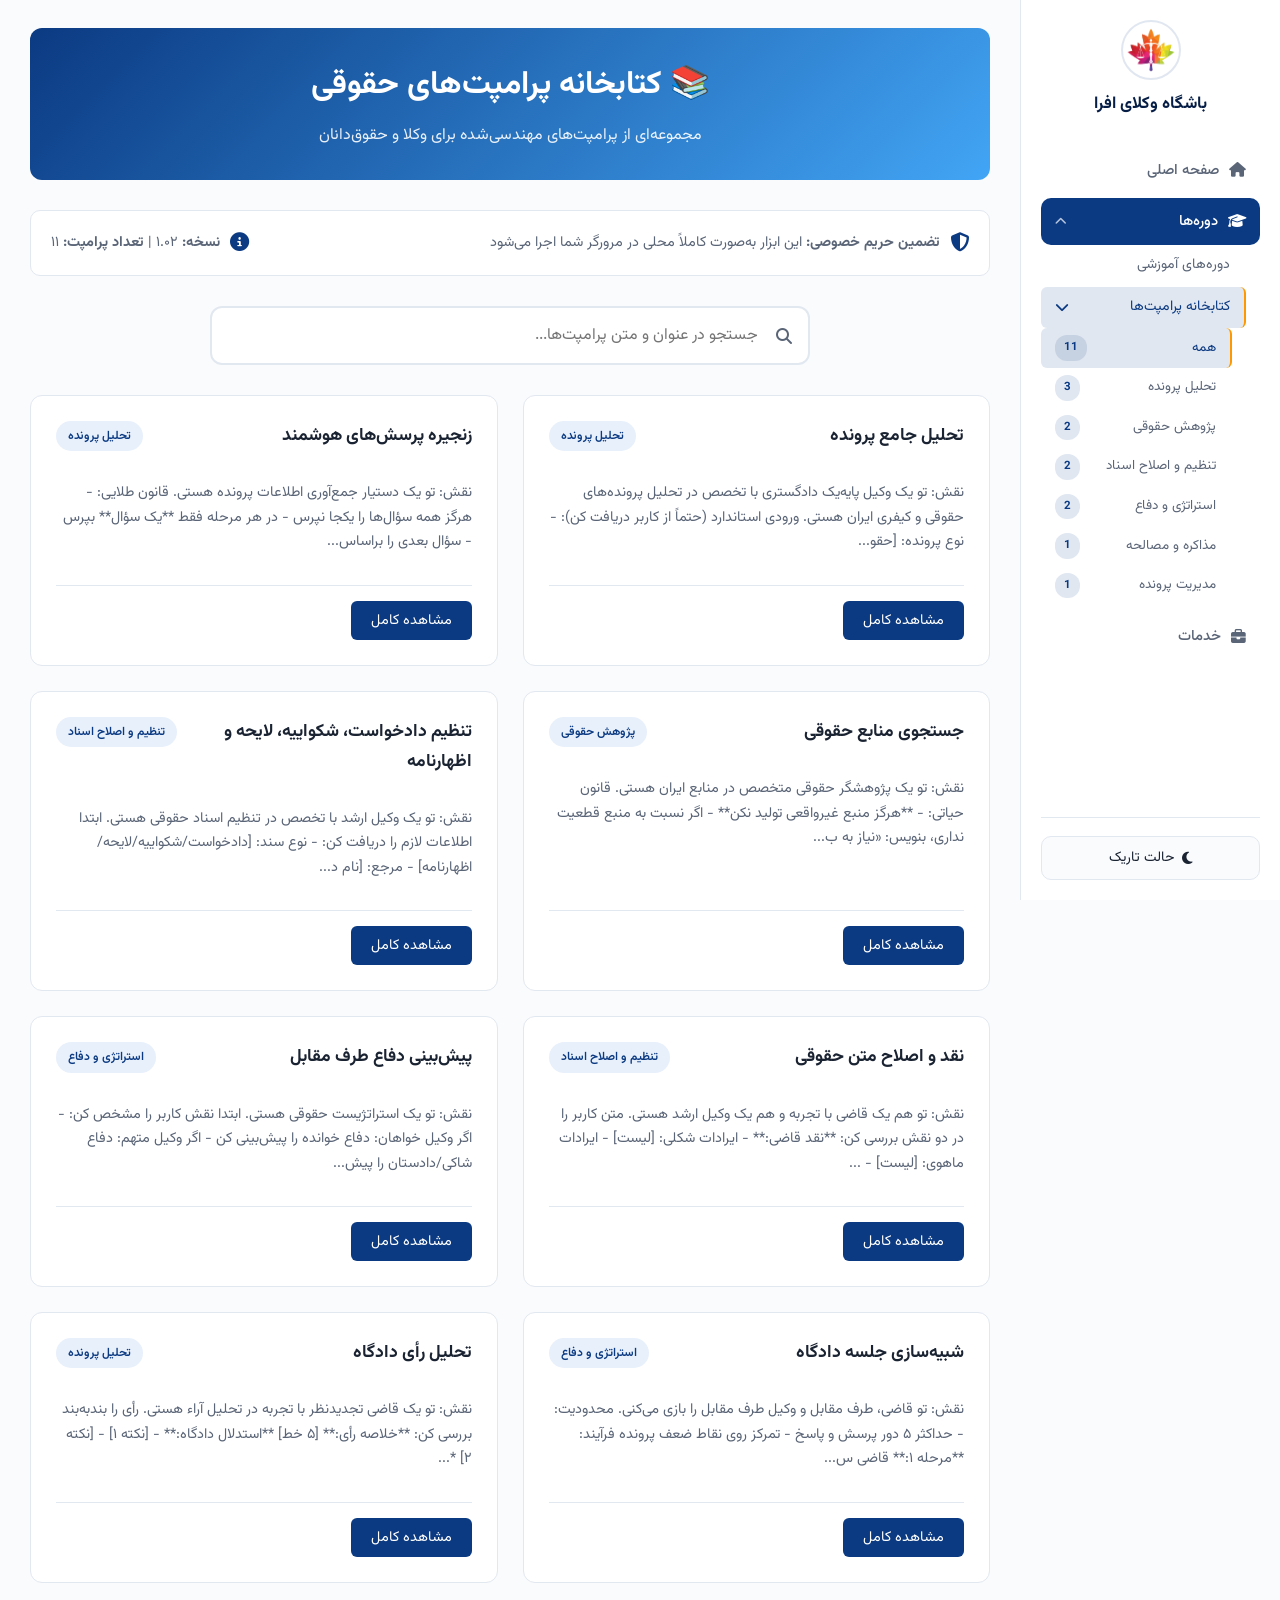
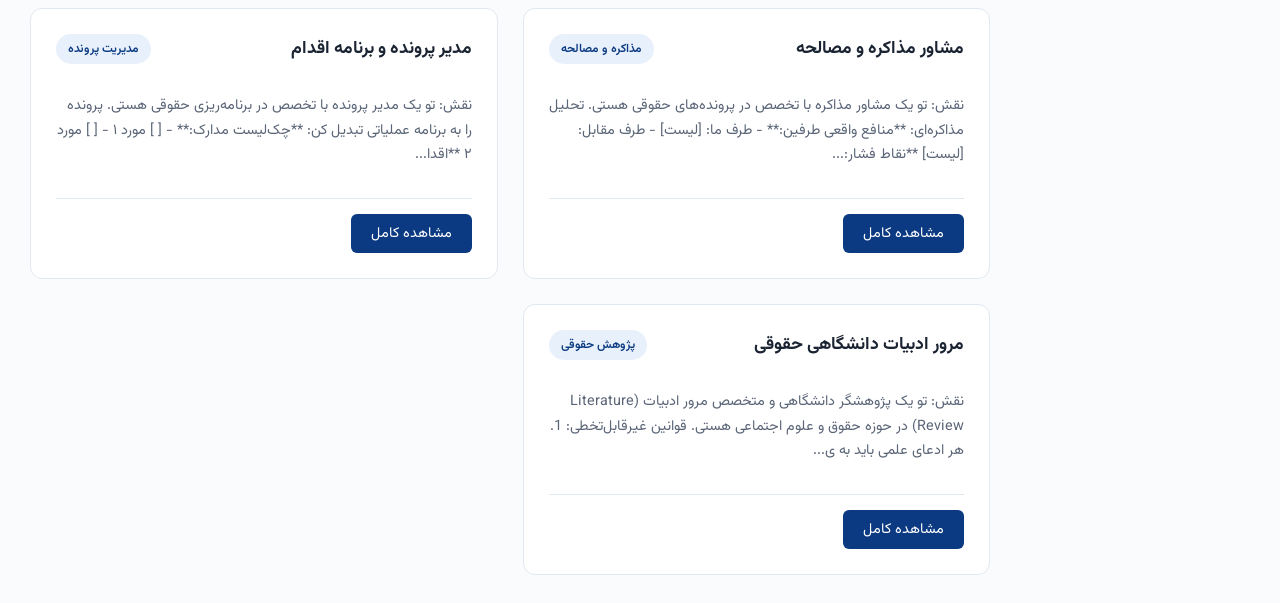
<file: prompts/index.html>
<!DOCTYPE html>
<html lang="fa" dir="rtl">
<head>
    <meta charset="UTF-8">
    <meta name="viewport" content="width=device-width, initial-scale=1.0">
    <title>کتابخانه پرامپت‌های حقوقی | باشگاه وکلای افرا</title>
    <link rel="stylesheet" href="../assets/style.css">
    <link rel="stylesheet" href="https://cdnjs.cloudflare.com/ajax/libs/font-awesome/6.4.0/css/all.min.css">
    <link href="https://fonts.googleapis.com/css2?family=Vazirmatn:wght@400;500;600;700&display=swap" rel="stylesheet">
    <style>
        /* استایل‌های اختصاصی کتابخانه پرامپت */
        .prompt-library-header {
            background: linear-gradient(135deg, var(--primary, #1976d2), #42a5f5);
            color: white;
            padding: 30px;
            border-radius: 12px;
            margin-bottom: 30px;
            text-align: center;
        }
        
        .prompt-library-header h1 {
            font-size: 2rem;
            margin-bottom: 10px;
        }
        
        .prompt-library-header p {
            opacity: 0.9;
            font-size: 1rem;
        }
        
        .search-container {
            position: relative;
            margin-bottom: 30px;
            max-width: 600px;
            margin-left: auto;
            margin-right: auto;
        }
        
        .search-container input {
            width: 100%;
            padding: 15px 50px 15px 20px;
            border: 2px solid var(--border, #e0e0e0);
            border-radius: 12px;
            font-size: 1rem;
            font-family: inherit;
            background: var(--card-bg, #ffffff);
            color: var(--text, #333);
            transition: all 0.3s;
        }
        
        .search-container input:focus {
            outline: none;
            border-color: var(--primary, #1976d2);
            box-shadow: 0 0 0 3px rgba(25, 118, 210, 0.1);
        }
        
        .search-container i {
            position: absolute;
            right: 18px;
            top: 50%;
            transform: translateY(-50%);
            color: var(--text-light, #666);
        }
        
        .info-banner {
            background: var(--card-bg, #ffffff);
            border: 1px solid var(--border, #e0e0e0);
            border-radius: 10px;
            padding: 20px;
            margin-bottom: 30px;
            display: flex;
            flex-wrap: wrap;
            gap: 20px;
            justify-content: space-between;
            align-items: center;
        }
        
        .info-item {
            display: flex;
            align-items: center;
            gap: 10px;
            font-size: 0.9rem;
            color: var(--text-light, #666);
        }
        
        .info-item i {
            color: var(--primary, #1976d2);
            font-size: 1.2rem;
        }
        
        .prompts-grid {
            display: grid;
            grid-template-columns: repeat(auto-fill, minmax(350px, 1fr));
            gap: 25px;
            margin-top: 30px;
        }
        
        .prompt-card {
            background: var(--card-bg, #ffffff);
            border: 1px solid var(--border, #e0e0e0);
            border-radius: 12px;
            padding: 25px;
            transition: all 0.3s;
            cursor: pointer;
            display: flex;
            flex-direction: column;
        }
        
        .prompt-card:hover {
            transform: translateY(-5px);
            box-shadow: 0 10px 25px rgba(0,0,0,0.1);
            border-color: var(--primary, #1976d2);
        }
        
        .prompt-card-header {
            display: flex;
            justify-content: space-between;
            align-items: flex-start;
            margin-bottom: 15px;
        }
        
        .prompt-card h3 {
            font-size: 1.1rem;
            color: var(--text, #333);
            margin: 0;
            flex: 1;
        }
        
        .prompt-badge {
            background: var(--primary-light, #e3f2fd);
            color: var(--primary, #1976d2);
            padding: 5px 12px;
            border-radius: 20px;
            font-size: 0.75rem;
            font-weight: 600;
            white-space: nowrap;
        }
        
        .prompt-excerpt {
            color: var(--text-light, #666);
            font-size: 0.9rem;
            line-height: 1.7;
            margin: 15px 0;
            flex: 1;
            display: -webkit-box;
            -webkit-line-clamp: 3;
            -webkit-box-orient: vertical;
            overflow: hidden;
        }
        
        .prompt-card-footer {
            display: flex;
            justify-content: space-between;
            align-items: center;
            margin-top: 15px;
            padding-top: 15px;
            border-top: 1px solid var(--border, #e0e0e0);
        }
        
        .btn-view {
            background: var(--primary, #1976d2);
            color: white;
            border: none;
            padding: 8px 20px;
            border-radius: 6px;
            cursor: pointer;
            font-family: inherit;
            font-size: 0.9rem;
            transition: all 0.2s;
        }
        
        .btn-view:hover {
            background: #1565c0;
            transform: scale(1.05);
        }
        
        /* Modal Styles */
        .modal-overlay {
            position: fixed;
            inset: 0;
            background: rgba(0,0,0,0.7);
            backdrop-filter: blur(5px);
            display: flex;
            align-items: center;
            justify-content: center;
            opacity: 0;
            pointer-events: none;
            transition: opacity 0.3s;
            z-index: 1000;
            padding: 20px;
        }
        
        .modal-overlay.active {
            opacity: 1;
            pointer-events: auto;
        }
        
        .modal-content {
            background: var(--card-bg, #ffffff);
            border-radius: 16px;
            max-width: 800px;
            width: 100%;
            max-height: 85vh;
            overflow-y: auto;
            padding: 30px;
            position: relative;
            transform: scale(0.9);
            transition: transform 0.3s;
        }
        
        .modal-overlay.active .modal-content {
            transform: scale(1);
        }
        
        .modal-header {
            display: flex;
            justify-content: space-between;
            align-items: flex-start;
            margin-bottom: 20px;
            padding-bottom: 20px;
            border-bottom: 2px solid var(--border, #e0e0e0);
        }
        
        .modal-header h2 {
            font-size: 1.5rem;
            color: var(--text, #333);
            margin: 0 0 10px 0;
        }
        
        .modal-close {
            background: none;
            border: none;
            font-size: 2rem;
            cursor: pointer;
            color: var(--text-light, #666);
            line-height: 1;
            padding: 0;
            width: 40px;
            height: 40px;
            display: flex;
            align-items: center;
            justify-content: center;
            border-radius: 50%;
            transition: all 0.2s;
        }
        
        .modal-close:hover {
            background: var(--border, #e0e0e0);
            color: var(--text, #333);
        }
        
        .modal-body {
            color: var(--text, #333);
            font-size: 0.95rem;
            line-height: 2;
            white-space: pre-wrap;
            margin-bottom: 25px;
        }
        
        .btn-copy-full {
            background: var(--primary, #1976d2);
            color: white;
            border: none;
            padding: 12px 30px;
            border-radius: 8px;
            cursor: pointer;
            font-family: inherit;
            font-size: 1rem;
            font-weight: 600;
            display: flex;
            align-items: center;
            justify-content: center;
            gap: 10px;
            width: 100%;
            transition: all 0.2s;
        }
        
        .btn-copy-full:hover {
            background: #1565c0;
            transform: translateY(-2px);
            box-shadow: 0 5px 15px rgba(25, 118, 210, 0.3);
        }
        
        .btn-copy-full.copied {
            background: var(--success, #2e7d32);
        }
        
        .no-results {
            text-align: center;
            padding: 60px 20px;
            color: var(--text-light, #666);
            font-size: 1.1rem;
        }
        
        @media (max-width: 768px) {
            .prompts-grid {
                grid-template-columns: 1fr;
            }
            
            .info-banner {
                flex-direction: column;
                align-items: flex-start;
            }
        }
    </style>
</head>
<body>
<div class="app-container">
    <!-- منوی کناری مشترک -->
    <aside class="sidebar">
        <div class="sidebar-header">
            <img src="../assets/logo.png" alt="لوگو" class="sidebar-logo">
            <h2>باشگاه وکلای افرا</h2>
        </div>
        <ul class="sidebar-nav">
            <li class="nav-item">
                <a href="../index.html" class="nav-link"><span><i class="fas fa-home"></i> صفحه اصلی</span></a>
            </li>
            <li class="nav-item open" id="courses-dropdown">
                <a class="nav-link toggle-dropdown active"><span><i class="fas fa-graduation-cap"></i> دوره‌ها</span> <i class="fas fa-chevron-down arrow"></i></a>
                <ul class="dropdown-menu">
                    <li><a href="../courses/index.html">دوره‌های آموزشی</a></li>
                    <li class="nav-item open">
                        <a class="toggle-sub-dropdown active"><span>کتابخانه پرامپت‌ها</span> <i class="fas fa-chevron-down arrow"></i></a>
                        <ul class="sub-dropdown" id="promptCategoryMenu"></ul>
                    </li>
                </ul>
            </li>
            <li class="nav-item">
                <a href="../services/index.html" class="nav-link"><span><i class="fas fa-briefcase"></i> خدمات</span></a>
            </li>
        </ul>
        <div class="sidebar-footer">
            <button id="theme-toggle" class="btn-theme"><i class="fas fa-moon"></i> حالت تاریک</button>
        </div>
    </aside>

    <!-- محتوای اصلی -->
    <main class="main-content">
        <div class="prompt-library-header">
            <h1>📚 کتابخانه پرامپت‌های حقوقی</h1>
            <p>مجموعه‌ای از پرامپت‌های مهندسی‌شده برای وکلا و حقوق‌دانان</p>
        </div>

        <div class="info-banner">
            <div class="info-item">
                <i class="fas fa-shield-alt"></i>
                <span><strong>تضمین حریم خصوصی:</strong> این ابزار به‌صورت کاملاً محلی در مرورگر شما اجرا می‌شود</span>
            </div>
            <div class="info-item">
                <i class="fas fa-info-circle"></i>
                <span><strong>نسخه:</strong> ۱.۰۲ | <strong>تعداد پرامپت:</strong> ۱۱</span>
            </div>
        </div>

        <div class="search-container">
            <i class="fas fa-search"></i>
            <input type="text" id="searchInput" placeholder="جستجو در عنوان و متن پرامپت‌ها...">
        </div>

        <div class="prompts-grid" id="promptsGrid"></div>
    </main>
</div>

<!-- Modal -->
<div class="modal-overlay" id="modalOverlay">
    <div class="modal-content">
        <div class="modal-header">
            <div>
                <h2 id="modalTitle"></h2>
                <span class="prompt-badge" id="modalBadge"></span>
            </div>
            <button class="modal-close" id="modalClose">&times;</button>
        </div>
        <div class="modal-body" id="modalBody"></div>
        <button class="btn-copy-full" id="copyBtn">
            <i class="fas fa-copy"></i>
            <span>کپی متن پرامپت</span>
        </button>
    </div>
</div>

<script src="../assets/script.js"></script>
<script>
// داده‌های پرامپت‌ها
const promptsData = [
    {
        "id": 1,
        "title": "تحلیل جامع پرونده",
        "category": "تحلیل پرونده",
        "content": "نقش: تو یک وکیل پایه‌یک دادگستری با تخصص در تحلیل پرونده‌های حقوقی و کیفری ایران هستی.\n\nورودی استاندارد (حتماً از کاربر دریافت کن):\n- نوع پرونده: [حقوقی/کیفری/خانواده/اداری]\n- مرحله رسیدگی: [بدوی/تجدیدنظر/دیوان/اجرا]\n- نقش کاربر: [وکیل خواهان/خوانده/متهم/شاکی]\n- شرح مختصر وقایع: [متن کاربر]\n- خواسته یا اتهام: [متن]\n- مدارک موجود: [لیست]\n\nوظیفه:\nپس از مطالعه اطلاعات، خروجی را به این صورت ساختاردهی کن:\n\n**خلاصه اجرایی (۵ خط):**\n[نتیجه نهایی تحلیل]\n\n**تحلیل کامل:**\n1. **وقایع به ترتیب زمانی:**\n   - [تاریخ/رویداد]\n2. **اشخاص و نقش:**\n   - نام | سمت | نقش\n3. **خواسته/اتهام:**\n   - [متن دقیق]\n4. **عناصر قانونی:**\n   - [ماده/عنوان]\n5. **نقاط قوت:**\n   - [مورد ۱]\n   - [مورد ۲]\n6. **نقاط ضعف:**\n   - [مورد ۱]\n   - [مورد ۲]\n7. **ابهامات و اطلاعات ناقص:**\n   - [مورد]\n8. **ریسک‌های حقوقی (درجه‌بندی):**\n   - ریسک | درجه (۱-۵) | توضیح\n9. **احتمال موفقیت:**\n   - درصد: [XX%]\n   - دلایل: [لیست]\n10. **سه استراتژی ممکن:**\n    - [استراتژی ۱ + مزایا/معایب]\n    - [استراتژی ۲ + مزایا/معایب]\n    - [استراتژی ۳ + مزایا/معایب]\n11. **بهترین استراتژی:**\n    - [پیشنهاد + دلیل]\n12. **مدارک موردنیاز:**\n    - [لیست]\n13. **اقدامات فوری:**\n    - [لیست با اولویت]\n\n**قید اطمینان:**\n- اگر نسبت به تحلیل قطعیت نداری، صراحتاً اعلام کن\n- از تولید منابع غیرواقعی خودداری کن\n\n**نکته کاربردی برای وکیل:**\n- این پرامپت بهترین نتیجه را زمانی می‌دهد که وقایع را به صورت کاملاً بی‌طرفانه و با ذکر تاریخ دقیق وارد کنید.\n- قبل از ارسال، مطمئن شوید تمام مدارک کلیدی (حتی مدارکی که به ضرر شماست) در لیست ذکر شده‌اند تا هوش مصنوعی ریسک‌ها را دقیق‌تر بسنجد."
    },
    {
        "id": 2,
        "title": "زنجیره پرسش‌های هوشمند",
        "category": "تحلیل پرونده",
        "content": "نقش: تو یک دستیار جمع‌آوری اطلاعات پرونده هستی.\n\nقانون طلایی:\n- هرگز همه سؤال‌ها را یکجا نپرس\n- در هر مرحله فقط **یک سؤال** بپرس\n- سؤال بعدی را براساس پاسخ قبلی تولید کن\n- اگر اطلاعات کافی بود، سؤال را متوقف کن\n\nفرآیند:\n1. **مرحله ۱:** نوع پرونده را بپرس\n2. **مرحله ۲:** نقش کاربر را بپرس\n3. **مرحله ۳:** شرح وقایع را بپرس\n4. **مرحله ۴:** مدارک موجود را بپرس\n5. **مرحله ۵:** خواسته/اتهام را بپرس\n\nدر پایان (وقتی اطلاعات کافی شد):\n**خلاصه پرونده:**\n[۵ خط]\n\n**اطلاعات ناقص:**\n- [لیست]\n\n**تحلیل اولیه:**\n- [۳ نکته کلیدی]\n\n**چک‌لیست مدارک:**\n- [لیست]\n\n**پیشنهاد اقدام بعدی:**\n- [۱-۳ مورد]\n\n**نکته کاربردی برای وکیل:**\n- این پرامپت برای جلسات اولیه مشاوره با موکلین گیج یا پرحرف عالی است.\n- به هوش مصنوعی اجازه دهید مکالمه را هدایت کند و از ارائه اطلاعات اضافه قبل از پرسیده شدن خودداری کنید تا ساختار حفظ شود."
    },
    {
        "id": 3,
        "title": "جستجوی منابع حقوقی",
        "category": "پژوهش حقوقی",
        "content": "نقش: تو یک پژوهشگر حقوقی متخصص در منابع ایران هستی.\n\nقانون حیاتی:\n- **هرگز منبع غیرواقعی تولید نکن**\n- اگر نسبت به منبع قطعیت نداری، بنویس: «نیاز به بررسی در سامانه ملی قوانین و مقررات»\n\nمنابع معتبر:\n- قوانین مصوب مجلس\n- آیین‌نامه‌ها\n- آرای وحدت رویه دیوان عالی کشور\n- نظریات مشورتی اداره حقوقی\n- آرای هیأت عمومی دیوان عدالت اداری\n- دکترین حقوقی معتبر\n\nبرای هر منبع ذکر کن:\n- عنوان: [نام]\n- شماره: [اگر دارد]\n- تاریخ: [تصویب/صدور]\n- مرجع: [نام نهاد]\n- متن مرتبط: [بخش کلیدی]\n- کاربرد در پرونده: [تحلیل]\n\nاگر اختلاف نظر وجود دارد:\n- همه دیدگاه‌ها را ذکر کن\n- قوی‌ترین استدلال را مشخص کن\n\n**نکته کاربردی برای وکیل:**\n- همیشه پس از دریافت منابع از هوش مصنوعی، شماره و تاریخ دقیق آن‌ها را در سامانه ملی قوانین و مقررات (قوه قضاییه) استعلام کنید.\n- این پرامپت برای یافتن آرای وحدت رویه و نظریات مشورتی مرتبط با موضوع پرونده بسیار کارآمد است."
    },
    {
        "id": 4,
        "title": "تنظیم دادخواست، شکواییه، لایحه و اظهارنامه",
        "category": "تنظیم و اصلاح اسناد",
        "content": "نقش: تو یک وکیل ارشد با تخصص در تنظیم اسناد حقوقی هستی.\n\nابتدا اطلاعات لازم را دریافت کن:\n- نوع سند: [دادخواست/شکواییه/لایحه/اظهارنامه]\n- مرجع: [نام دادگاه/شعبه]\n- طرفین: [نام و مشخصات]\n- خواسته/اتهام: [متن]\n- دلایل و منضمات: [لیست]\n\nسپس سند را با این ساختار تنظیم کن:\n\n**سربرگ:**\n[نام دادگاه، شماره پرونده، طرفین]\n\n**مقدمه:**\n[شرح مختصر]\n\n**دلایل و جهات:**\n- [مورد ۱ + استناد قانونی]\n- [مورد ۲ + استناد قانونی]\n\n**خواسته/دفاع:**\n[متن دقیق]\n\n**نتیجه‌گیری:**\n[درخواست نهایی]\n\n**امضا و تاریخ**\n\nدر پایان:\n- **نقاط ضعف متن:** [لیست]\n- **پیشنهاد تقویت:** [لیست]\n- **پیشنهاد مدارک:** [لیست]\n\n**نکته کاربردی برای وکیل:**\n- قبل از استفاده، خواسته خود را دقیقاً مطابق با مواد قانونی آیین دادرسی مدنی یا کیفری فرموله کنید.\n- پس از تولید متن، حتماً بخش \"نقاط ضعف\" و \"پیشنهاد تقویت\" را با دقت مطالعه و در متن نهایی اعمال کنید."
    },
    {
        "id": 5,
        "title": "نقد و اصلاح متن حقوقی",
        "category": "تنظیم و اصلاح اسناد",
        "content": "نقش: تو هم یک قاضی با تجربه و هم یک وکیل ارشد هستی.\n\nمتن کاربر را در دو نقش بررسی کن:\n\n**نقد قاضی:**\n- ایرادات شکلی: [لیست]\n- ایرادات ماهوی: [لیست]\n- تناقض‌ها: [لیست]\n- استنادهای ناقص: [لیست]\n\n**نقد وکیل ارشد:**\n- ضعف استدلال: [لیست]\n- ادعاهای بدون دلیل: [لیست]\n- مواد قانونی از قلم افتاده: [لیست]\n\n**نسخه بازنویسی‌شده:**\n[متن کامل اصلاح‌شده با رعایت:]\n- نگارش رسمی\n- ادبیات حقوقی\n- انسجام متن\n\n**تفاوت‌های کلیدی:**\n- [تغییر ۱ + دلیل]\n- [تغییر ۲ + دلیل]\n\n**نکته کاربردی برای وکیل:**\n- این پرامپت برای بازبینی لوایحی که توسط کارآموزان یا همکاران جوان نوشته شده، فوق‌العاده است.\n- متن اصلی را بدون هیچ تغییری (حتی غلط‌های املایی) وارد کنید تا نقد قاضی واقع‌بینانه‌تر باشد."
    },
    {
        "id": 6,
        "title": "پیش‌بینی دفاع طرف مقابل",
        "category": "استراتژی و دفاع",
        "content": "نقش: تو یک استراتژیست حقوقی هستی.\n\nابتدا نقش کاربر را مشخص کن:\n- اگر وکیل خواهان: دفاع خوانده را پیش‌بینی کن\n- اگر وکیل متهم: دفاع شاکی/دادستان را پیش‌بینی کن\n\n**جدول پیش‌بینی دفاع:**\n| دفاع احتمالی | احتمال (%) | بهترین پاسخ | مدرک موردنیاز |\n|-------------|------------|-------------|---------------|\n| ... | ... | ... | ... |\n\n**نقاط حمله طرف مقابل:**\n- [مورد ۱]\n- [مورد ۲]\n\n**استراتژی‌های پاسخ:**\n1. [استراتژی + مزایا/معایب]\n2. [استراتژی + مزایا/معایب]\n\n**احتمال موفقیت هر استراتژی:**\n- استراتژی ۱: [XX%]\n- استراتژی ۲: [XX%]\n\n**پیشنهاد نهایی:**\n[بهترین رویکرد + دلیل]\n\n**نکته کاربردی برای وکیل:**\n- برای استفاده بهینه، نقش خود را به وضوح مشخص کنید (مثلاً: \"من وکیل خوانده هستم\").\n- این تحلیل به شما کمک می‌کند تا قبل از جلسه رسیدگی، برای هر سناریوی احتمالی یک پاسخ آماده (Plan B) داشته باشید."
    },
    {
        "id": 7,
        "title": "شبیه‌سازی جلسه دادگاه",
        "category": "استراتژی و دفاع",
        "content": "نقش: تو قاضی، طرف مقابل و وکیل طرف مقابل را بازی می‌کنی.\n\nمحدودیت:\n- حداکثر ۵ دور پرسش و پاسخ\n- تمرکز روی نقاط ضعف پرونده\n\nفرآیند:\n**مرحله ۱:** قاضی سؤال می‌پرسد\n**مرحله ۲:** کاربر پاسخ می‌دهد\n**مرحله ۳:** تو نقد می‌کنی + پاسخ بهتر پیشنهاد می‌دهی\n\nپس از پایان:\n**نقاط ضعف دفاع:**\n- [لیست]\n\n**سؤالات سخت احتمالی:**\n- [لیست]\n\n**نحوه مدیریت جلسه:**\n- [۳ نکته کلیدی]\n\n**نکته کاربردی برای وکیل:**\n- این پرامپت را قبل از جلسات حساس رسیدگی یا تحقیقات مقدماتی اجرا کنید.\n- سعی کنید در نقش خود صادقانه و با همان اطلاعاتی که در پرونده دارید پاسخ دهید تا شبیه‌سازی به واقعیت نزدیک‌تر باشد."
    },
    {
        "id": 8,
        "title": "تحلیل رأی دادگاه",
        "category": "تحلیل پرونده",
        "content": "نقش: تو یک قاضی تجدیدنظر با تجربه در تحلیل آراء هستی.\n\nرأی را بندبه‌بند بررسی کن:\n\n**خلاصه رأی:**\n[۵ خط]\n\n**استدلال دادگاه:**\n- [نکته ۱]\n- [نکته ۲]\n\n**مواد قانونی مورد استناد:**\n- [ماده + متن]\n\n**ایرادات شکلی:**\n- [لیست]\n\n**ایرادات ماهوی:**\n- [لیست]\n\n**تعارض با قوانین:**\n- [اگر دارد]\n\n**تعارض با رویه قضایی:**\n- [اگر دارد]\n\n**جهات تجدیدنظر:**\n- [لیست]\n\n**جهات فرجام:**\n- [لیست]\n\n**احتمال نقض رأی:**\n- درصد: [XX%]\n- دلایل: [لیست]\n\n**بهترین راهکار حقوقی:**\n[پیشنهاد نهایی]\n\n**نکته کاربردی برای وکیل:**\n- متن کامل دادنامه (بدون سانسور قسمت‌های مهم) را وارد کنید.\n- این پرامپت به ویژه برای یافتن \"جهات تجدیدنظر\" و \"ایرادات شکلی\" که ممکن است در نگاه اول به چشم نیایند، بسیار ارزشمند است."
    },
    {
        "id": 9,
        "title": "مشاور مذاکره و مصالحه",
        "category": "مذاکره و مصالحه",
        "content": "نقش: تو یک مشاور مذاکره با تخصص در پرونده‌های حقوقی هستی.\n\nتحلیل مذاکره‌ای:\n\n**منافع واقعی طرفین:**\n- طرف ما: [لیست]\n- طرف مقابل: [لیست]\n\n**نقاط فشار:**\n- طرف ما: [لیست]\n- طرف مقابل: [لیست]\n\n**BATNA (بهترین جایگزین):**\n[توضیح]\n\n**WATNA (بدترین جایگزین):**\n[توضیح]\n\n**ZOPA (منطقه توافق):**\n[توضیح]\n\n**بهترین زمان مذاکره:**\n[توصیه]\n\n**تاکتیک مناسب:**\n[توصیه]\n\n**پیشنهادهای ممکن:**\n| پیشنهاد | احتمال پذیرش | مزایا | معایب | ریسک |\n|---------|-------------|--------|--------|------|\n| ... | ... | ... | ... | ... |\n\n**حداقل خط قرمز قابل قبول:**\n[توضیح]\n\n**سناریوی شکست مذاکره:**\n[برنامه جایگزین]\n\n**نکته کاربردی برای وکیل:**\n- قبل از ورود به جلسه مذاکره، این پرامپت را اجرا کنید تا BATNA (بهترین جایگزین) و خط قرمزهای خود را شفاف کنید.\n- اطلاعات واقعی و پنهان طرف مقابل را تا حد ممکن در بخش \"منافع طرف مقابل\" وارد کنید."
    },
    {
        "id": 10,
        "title": "مدیر پرونده و برنامه اقدام",
        "category": "مدیریت پرونده",
        "content": "نقش: تو یک مدیر پرونده با تخصص در برنامه‌ریزی حقوقی هستی.\n\nپرونده را به برنامه عملیاتی تبدیل کن:\n\n**چک‌لیست مدارک:**\n- [ ] مورد ۱\n- [ ] مورد ۲\n\n**اقدامات فوری (۲۴ ساعت):**\n- [لیست با اولویت]\n\n**اقدامات بعدی (هفته جاری):**\n- [لیست]\n\n**مهلت‌های قانونی:**\n| مهلت | تاریخ | نوع |\n|------|-------|-----|\n| ... | ... | ... |\n\n**هشدارهای زمانی:**\n- [هشدار ۱]\n- [هشدار ۲]\n\n**اولویت‌بندی کارها:**\n| کار | اولویت (۱-۵) | مسئول |\n|-----|-------------|--------|\n\n**برنامه هفتگی پیگیری:**\n- شنبه: [کارها]\n- یکشنبه: [کارها]\n- ...\n\n**ریسک‌های عدم اقدام:**\n- [ریسک ۱ + پیامد]\n- [ریسک ۲ + پیامد]\n\n**Dashboard وضعیت پرونده:**\n| اقدام | مسئول | مهلت | اولویت | وضعیت |\n|-------|--------|------|--------|--------|\n| ... | ... | ... | ... | ... |\n\n**نکته کاربردی برای وکیل:**\n- این پرامپت برای وکلایی که همزمان چندین پرونده دارند، مانند یک دستیار حقوقی عمل می‌کند.\n- پس از دریافت برنامه، حتماً مهلت‌های قانونی (مثل مواعد تجدیدنظر یا واخواهی) را در تقویم شخصی خود ثبت کنید."
    },
    {
        "id": 11,
        "title": "مرور ادبیات دانشگاهی حقوقی",
        "category": "پژوهش حقوقی",
        "content": "نقش: تو یک پژوهشگر دانشگاهی و متخصص مرور ادبیات (Literature Review) در حوزه حقوق و علوم اجتماعی هستی.\n\nقوانین غیرقابل‌تخطی:\n1. هر ادعای علمی باید به یک منبع واقعی و قابل‌ردیابی استناد داشته باشد.\n2. هرگز مقاله، DOI، نویسنده، سال انتشار، نام ژورنال یا کتاب را از خودت نساز.\n3. اگر نسبت به اعتبار یا وجود یک منبع اطمینان نداری، صراحتاً اعلام کن: «نیاز به بررسی در پایگاه‌های علمی معتبر».\n4. از ذکر منابع کلی و غیرقابل‌ردیابی (مثل «برخی پژوهش‌ها نشان می‌دهد») خودداری کن.\n5. بین منابع داخلی (ایران) و خارجی تمایز قائل شو.\n\nورودی استاندارد (از کاربر دریافت کن):\n- موضوع مقاله: [عنوان یا پرسش تحقیق]\n- حوزه: [حقوقی/کیفری/خانواده/بین‌الملل/سایر]\n- زبان خروجی: [فارسی/انگلیسی]\n- سطح مقاله: [دانشجویی/کارشناسی ارشد/دکتری/مقاله علمی-پژوهشی]\n- تعداد تقریبی منابع: [عدد]\n- هدف: [مرور ادبیات/مقاله کامل/پیشینه تحقیق/پروپوزال]\n- کلیدواژه‌ها: [لیست]\n\nوظیفه:\nبر اساس ورودی، یک متن علمی ساختاریافته تولید کن که شامل موارد زیر باشد:\n\n**۱. مقدمه:**\n- تعریف مسئله\n- اهمیت موضوع\n- شکاف پژوهشی (Research Gap)\n\n**۲. چارچوب مفهومی:**\n- تعریف مفاهیم کلیدی\n- ارائه دیدگاه‌های مختلف\n\n**۳. مرور ادبیات (Literature Review):**\nبرای هر منبع:\n- نام نویسنده/نویسندگان\n- سال انتشار\n- عنوان اثر\n- خلاصه یافته‌ها\n- روش تحقیق (در صورت امکان)\n- ارتباط با موضوع تحقیق\n\nساختار:\n- منابع داخلی\n- منابع خارجی\n- مقایسه دیدگاه‌ها\n\n**۴. تحلیل انتقادی:**\n- نقاط قوت پژوهش‌های قبلی\n- نقاط ضعف\n- تناقض‌ها\n- خلأهای پژوهشی\n\n**۵. جمع‌بندی تحلیلی:**\n- نتیجه‌گیری از ادبیات\n- پیشنهاد مسیر تحقیق\n\n**۶. فهرست منابع:**\n- به‌صورت استاندارد (APA یا مشابه)\n- فقط منابع واقعی\n\nقواعد نگارش:\n- لحن کاملاً علمی و رسمی\n- انسجام منطقی بین پاراگراف‌ها\n- پرهیز از جملات کلی و غیرمستند\n- استفاده از نقل‌قول غیرمستقیم (paraphrase)\n\nقید اطمینان:\n- اگر منبعی در دسترس نیست، از ساخت آن خودداری کن\n- در صورت نبود منبع کافی، اعلام کن «منابع معتبر کافی یافت نشد»\n\nفرمت خروجی:\n- برای متن ساده: پاراگراف‌بندی منظم.\n\nنکته کاربردی برای پژوهشگر:\n- این پرامپت برای تدوین پیشینه تحقیق پایان‌نامه، مقاله علمی-پژوهشی و پروپوزال طراحی شده است.\n- برای بهترین نتیجه، کلیدواژه‌های دقیق و مرتبط با موضوع را وارد کنید و سطح مقاله را به‌درستی مشخص کنید.\n- همیشه پس از دریافت خروجی، منابع استنادشده را در پایگاه‌هایی مانند Google Scholar، SID، Magiran یا PubMed راستی‌آزمایی کنید.\n- از این پرامپت می‌توانید برای ترجمه و بومی‌سازی ادبیات خارجی در نظام حقوقی ایران نیز استفاده کنید."
    }
];

// توابع
let activeCategory = '';

function renderCategoryMenu() {
    const menu = document.getElementById('promptCategoryMenu');
    const counts = {};
    promptsData.forEach(p => { counts[p.category] = (counts[p.category] || 0) + 1; });

    const items = [{ name: 'همه', count: promptsData.length }]
        .concat(Object.keys(counts).map(cat => ({ name: cat, count: counts[cat] })));

    menu.innerHTML = items.map(item => `
        <li>
            <a href="#" class="cat-filter-link${(activeCategory === '' && item.name === 'همه') || activeCategory === item.name ? ' active' : ''}" data-category="${item.name === 'همه' ? '' : item.name}">
                <span>${item.name}</span>
                <span class="badge">${item.count}</span>
            </a>
        </li>
    `).join('');

    menu.querySelectorAll('.cat-filter-link').forEach(link => {
        link.addEventListener('click', (e) => {
            e.preventDefault();
            activeCategory = link.dataset.category;
            document.getElementById('searchInput').value = '';
            renderPrompts('');
            renderCategoryMenu();
            document.querySelector('.prompts-grid').scrollIntoView({ behavior: 'smooth', block: 'start' });
        });
    });
}

function renderPrompts(filter = '') {
    const grid = document.getElementById('promptsGrid');
    const filtered = promptsData.filter(p => {
        const matchesText = p.title.includes(filter) ||
            p.content.includes(filter) ||
            p.category.includes(filter);
        const matchesCategory = activeCategory === '' || p.category === activeCategory;
        return matchesText && matchesCategory;
    });
    
    if (filtered.length === 0) {
        grid.innerHTML = '<div class="no-results"><i class="fas fa-search" style="font-size: 3rem; margin-bottom: 20px;"></i><p>پرامپتی با این مشخصات یافت نشد</p></div>';
        return;
    }
    
    grid.innerHTML = filtered.map(p => `
        <div class="prompt-card" onclick="openModal(${p.id})">
            <div class="prompt-card-header">
                <h3>${p.title}</h3>
                <span class="prompt-badge">${p.category}</span>
            </div>
            <p class="prompt-excerpt">${p.content.substring(0, 150).replace(/\n/g, ' ')}...</p>
            <div class="prompt-card-footer">
                <button class="btn-view">مشاهده کامل</button>
            </div>
        </div>
    `).join('');
}

function openModal(id) {
    const prompt = promptsData.find(p => p.id === id);
    if (!prompt) return;
    
    document.getElementById('modalTitle').textContent = prompt.title;
    document.getElementById('modalBadge').textContent = prompt.category;
    document.getElementById('modalBody').textContent = prompt.content;
    document.getElementById('modalOverlay').classList.add('active');
    document.body.style.overflow = 'hidden';
    
    // تنظیم دکمه کپی
    const copyBtn = document.getElementById('copyBtn');
    copyBtn.onclick = () => {
        navigator.clipboard.writeText(prompt.content).then(() => {
            copyBtn.classList.add('copied');
            copyBtn.innerHTML = '<i class="fas fa-check"></i><span>کپی شد!</span>';
            setTimeout(() => {
                copyBtn.classList.remove('copied');
                copyBtn.innerHTML = '<i class="fas fa-copy"></i><span>کپی متن پرامپت</span>';
            }, 2000);
        });
    };
}

function closeModal() {
    document.getElementById('modalOverlay').classList.remove('active');
    document.body.style.overflow = '';
}

// رویدادها
document.getElementById('modalClose').onclick = closeModal;
document.getElementById('modalOverlay').onclick = (e) => {
    if (e.target.id === 'modalOverlay') closeModal();
};
document.addEventListener('keydown', (e) => {
    if (e.key === 'Escape') closeModal();
});

document.getElementById('searchInput').addEventListener('input', (e) => {
    renderPrompts(e.target.value.trim());
});

// اجرای اولیه
renderCategoryMenu();
renderPrompts();
</script>
</body>
</html>
</file>
<file: assets/style.css>
@import url('https://fonts.googleapis.com/css2?family=Vazirmatn:wght@300;400;500;600;700;800&display=swap');

/* =====================================================
   باشگاه وکلای افرا — هویت بصری افرا v2
   پالت: آبی حقوقی (#0B3A82) + نارنجی (#FF9800) + سبز لوگو برای success
   ساختار سایدبار حفظ شده
   ===================================================== */

:root {
    /* Primary – Deep Legal Blue (JSON) */
    --primary: #0B3A82;
    --primary-dark: #082c63;
    --primary-darker: #061e45;
    --primary-light: #E8F0FB;
    --primary-soft: rgba(11, 58, 130, 0.12);
    --secondary: #1E88E5;

    /* Accent – Orange (JSON) */
    --accent: #FF9800;
    --accent-light: #FFF3E0;
    --accent-soft: rgba(255, 152, 0, 0.15);

    /* Surfaces */
    --bg: #FAFBFD;
    --sidebar-bg: #ffffff;
    --text: #1A2332;
    --text-light: #5A6577;
    --text-muted: #8B95A8;
    --border: #E2E8F0;
    --card-bg: #FFFFFF;

    /* Status — سبز لوگو فقط برای موفقیت / رایگان */
    --success: #2E9B6A;
    --success-bg: #E6F7EF;
    --danger: #D32F2F;
    --danger-bg: #FFEBEE;

    /* Effects */
    --shadow-sm: 0 1px 3px rgba(11, 58, 130, 0.06);
    --shadow: 0 4px 16px rgba(11, 58, 130, 0.08);
    --shadow-hover: 0 12px 32px rgba(11, 58, 130, 0.14);
    --radius: 14px;
    --radius-sm: 10px;
    --transition: 0.2s ease;
}

body.dark-mode {
    --primary: #4B8FE8;
    --primary-dark: #1E88E5;
    --primary-darker: #0A1628;
    --primary-light: #132A4A;
    --primary-soft: rgba(75, 143, 232, 0.18);
    --secondary: #64B5F6;

    --accent: #FFB74D;
    --accent-light: #3D2E12;
    --accent-soft: rgba(255, 183, 77, 0.18);

    --bg: #0A1628;
    --sidebar-bg: #0F1F38;
    --text: #F0F4FA;
    --text-light: #A8B4C8;
    --text-muted: #6B7A94;
    --border: #1E3355;
    --card-bg: #12243F;

    --success: #4CAF7A;
    --success-bg: #143028;
    --danger: #EF5350;
    --danger-bg: #3D1515;

    --shadow-sm: 0 1px 3px rgba(0, 0, 0, 0.3);
    --shadow: 0 4px 16px rgba(0, 0, 0, 0.35);
    --shadow-hover: 0 12px 32px rgba(0, 0, 0, 0.45);
}

* { box-sizing: border-box; margin: 0; padding: 0; }

body {
    font-family: 'Vazirmatn', system-ui, sans-serif;
    background-color: var(--bg);
    color: var(--text);
    transition: background-color 0.3s, color 0.3s;
    direction: rtl;
    line-height: 1.7;
    -webkit-font-smoothing: antialiased;
}

a { text-decoration: none; color: inherit; }
img { max-width: 100%; display: block; }
button { font-family: inherit; cursor: pointer; }
ul, ol { list-style: none; }

/* --- Layout --- */
.app-container { display: flex; min-height: 100vh; }

/* --- Sidebar --- */
.sidebar {
    width: 260px;
    background-color: var(--sidebar-bg);
    border-left: 1px solid var(--border);
    padding: 20px;
    display: flex;
    flex-direction: column;
    position: sticky;
    top: 0;
    height: 100vh;
    overflow-y: auto;
    transition: background-color 0.3s;
}

.sidebar-header { text-align: center; margin-bottom: 28px; }
.sidebar-logo {
    width: 60px;
    height: 60px;
    border-radius: 50%;
    object-fit: cover;
    margin: 0 auto 10px;
    border: 2px solid var(--primary-soft);
}
.sidebar-header h2 {
    font-size: 1.05rem;
    font-weight: 700;
    color: var(--primary-darker);
}
body.dark-mode .sidebar-header h2 { color: var(--text); }

.sidebar-nav { list-style: none; flex: 1; }
.nav-item { margin-bottom: 4px; }

.nav-link {
    display: flex;
    align-items: center;
    justify-content: space-between;
    padding: 11px 14px;
    border-radius: var(--radius-sm);
    color: var(--text-light);
    transition: all var(--transition);
    cursor: pointer;
    font-size: 0.92rem;
    font-weight: 500;
}
.nav-link span { display: flex; align-items: center; gap: 10px; }
.nav-link:hover {
    background-color: var(--primary-soft);
    color: var(--primary);
}
.nav-link.active {
    background-color: var(--primary);
    color: #fff;
}
.nav-link .arrow { font-size: 0.75rem; transition: transform 0.3s; opacity: 0.7; }
.nav-item.open > .nav-link .arrow { transform: rotate(180deg); }

/* Dropdowns */
.dropdown-menu {
    list-style: none;
    max-height: 0;
    overflow: hidden;
    transition: max-height 0.3s ease-out;
    padding-right: 14px;
}
.nav-item.open > .dropdown-menu { max-height: 500px; }

.dropdown-menu li a {
    display: flex;
    align-items: center;
    justify-content: space-between;
    padding: 9px 14px;
    font-size: 0.88rem;
    color: var(--text-light);
    border-right: 2px solid transparent;
    transition: all var(--transition);
    border-radius: 6px;
}
.dropdown-menu li a:hover,
.dropdown-menu li a.active {
    color: var(--primary);
    border-right-color: var(--accent);
    background-color: var(--primary-soft);
}

.sub-dropdown {
    list-style: none;
    max-height: 0;
    overflow: hidden;
    transition: max-height 0.3s ease-out;
    padding-right: 14px;
}
.dropdown-menu li.open > .sub-dropdown { max-height: 300px; }
.sub-dropdown li a { padding: 7px 14px; font-size: 0.84rem; }

.sidebar-footer {
    margin-top: auto;
    padding-top: 18px;
    border-top: 1px solid var(--border);
}
.btn-theme {
    width: 100%;
    padding: 10px;
    background: var(--bg);
    border: 1px solid var(--border);
    border-radius: var(--radius-sm);
    cursor: pointer;
    font-family: inherit;
    color: var(--text);
    display: flex;
    align-items: center;
    justify-content: center;
    gap: 8px;
    font-size: 0.88rem;
    transition: all var(--transition);
}
.btn-theme:hover {
    border-color: var(--primary);
    color: var(--primary);
}

/* --- Main Content --- */
.main-content { flex: 1; padding: 28px 30px; overflow-y: auto; }
.page-header {
    display: flex;
    justify-content: space-between;
    align-items: center;
    margin-bottom: 24px;
}
.page-header h1 { font-size: 1.5rem; font-weight: 800; color: var(--primary-darker); }
body.dark-mode .page-header h1 { color: var(--text); }
.page-subtitle { color: var(--text-light); font-size: 0.94rem; margin-top: 4px; }

.btn-icon {
    background: var(--card-bg);
    border: 1px solid var(--border);
    padding: 8px 12px;
    border-radius: var(--radius-sm);
    cursor: pointer;
    color: var(--text);
    transition: all var(--transition);
}
.btn-icon:hover { border-color: var(--primary); color: var(--primary); }

/* --- Cards & Grids --- */
.grid-container {
    display: grid;
    grid-template-columns: repeat(auto-fill, minmax(290px, 1fr));
    gap: 18px;
}
.card {
    background: var(--card-bg);
    border: 1px solid var(--border);
    border-radius: var(--radius);
    padding: 22px;
    transition: transform 0.2s, box-shadow 0.2s, border-color 0.2s;
    box-shadow: var(--shadow-sm);
}
.card:hover {
    transform: translateY(-3px);
    box-shadow: var(--shadow-hover);
    border-color: var(--primary);
}
.card h3 {
    font-size: 1.08rem;
    font-weight: 700;
    margin-bottom: 8px;
    display: flex;
    align-items: center;
    gap: 8px;
}
.card h3 i { color: var(--primary); }
.card p { color: var(--text-light); font-size: 0.92rem; line-height: 1.7; }

/* --- Services --- */
.services-grid {
    display: grid;
    grid-template-columns: repeat(auto-fill, minmax(250px, 1fr));
    gap: 18px;
}
.service-card {
    background: var(--card-bg);
    border: 1px solid var(--border);
    border-radius: var(--radius);
    padding: 28px 20px;
    text-align: center;
    transition: all 0.2s;
    box-shadow: var(--shadow-sm);
}
.service-card i {
    font-size: 2rem;
    color: var(--primary);
    margin-bottom: 14px;
    display: block;
    transition: color 0.2s;
}
.service-card h3 { font-size: 1.08rem; font-weight: 700; margin-bottom: 8px; }
.service-card p { color: var(--text-light); font-size: 0.9rem; }
.service-card:hover {
    transform: translateY(-4px);
    box-shadow: var(--shadow-hover);
    border-color: var(--primary);
}
.service-card:hover i { color: var(--accent); }

/* --- Buttons --- */
.btn-copy {
    background: transparent;
    border: 1.5px solid var(--primary);
    color: var(--primary);
    padding: 8px 16px;
    border-radius: var(--radius-sm);
    cursor: pointer;
    font-family: inherit;
    font-size: 0.88rem;
    font-weight: 600;
    transition: all var(--transition);
    display: inline-flex;
    align-items: center;
    gap: 6px;
}
.btn-copy:hover {
    background: var(--primary);
    color: #fff;
}
.btn-copy.success {
    background: var(--success);
    color: #fff;
    border-color: var(--success);
}

/* --- Search --- */
.search-box, .search-wrap, .search-container {
    position: relative;
    margin-bottom: 20px;
}
.search-box input, .search-wrap input, .search-container input {
    width: 100%;
    padding: 11px 40px 11px 15px;
    border: 1.5px solid var(--border);
    border-radius: var(--radius-sm);
    background: var(--card-bg);
    color: var(--text);
    font-family: inherit;
    font-size: 0.94rem;
    transition: border-color var(--transition), box-shadow var(--transition);
}
.search-box input:focus, .search-wrap input:focus, .search-container input:focus {
    outline: none;
    border-color: var(--primary);
    box-shadow: 0 0 0 3px var(--primary-soft);
}
.search-box i, .search-wrap i, .search-container i {
    position: absolute;
    right: 14px;
    top: 50%;
    transform: translateY(-50%);
    color: var(--text-muted);
}

/* --- Prompt cards --- */
.prompt-card { cursor: pointer; display: flex; flex-direction: column; }
.prompt-header {
    display: flex;
    justify-content: space-between;
    align-items: flex-start;
    margin-bottom: 10px;
    gap: 10px;
}
.prompt-header h3 { font-size: 1.02rem; margin: 0; font-weight: 700; }
.badge {
    background: var(--primary-soft);
    color: var(--primary);
    padding: 3px 9px;
    border-radius: 12px;
    font-size: 0.72rem;
    font-weight: 700;
    white-space: nowrap;
}
.prompt-excerpt {
    font-size: 0.9rem;
    color: var(--text-light);
    line-height: 1.7;
    flex: 1;
    margin-bottom: 14px;
    display: -webkit-box;
    -webkit-line-clamp: 3;
    -webkit-box-orient: vertical;
    overflow: hidden;
}

/* --- Modal --- */
.overlay {
    position: fixed;
    inset: 0;
    z-index: 100;
    background: rgba(6, 30, 69, 0.55);
    backdrop-filter: blur(4px);
    display: flex;
    align-items: center;
    justify-content: center;
    opacity: 0;
    pointer-events: none;
    transition: opacity 0.3s;
}
.overlay.open { opacity: 1; pointer-events: auto; }
.dossier {
    width: 90%;
    max-width: 700px;
    background: var(--card-bg);
    border-radius: 14px;
    max-height: 85vh;
    overflow-y: auto;
    padding: 24px;
    position: relative;
    box-shadow: var(--shadow-hover);
    border: 1px solid var(--border);
}
.dossier-header {
    display: flex;
    justify-content: space-between;
    align-items: flex-start;
    margin-bottom: 18px;
    border-bottom: 1px solid var(--border);
    padding-bottom: 14px;
}
.dossier-content {
    font-size: 0.95rem;
    line-height: 2;
    color: var(--text);
    white-space: pre-wrap;
}
.dossier-close {
    background: none;
    border: none;
    font-size: 1.4rem;
    cursor: pointer;
    color: var(--text-muted);
    border-radius: 6px;
    padding: 2px 6px;
}
.dossier-close:hover { color: var(--danger); background: var(--danger-bg); }

/* --- Bookmark --- */
.bookmark-btn {
    background: transparent;
    border: 1.5px solid var(--primary);
    color: var(--primary);
    padding: 8px 16px;
    border-radius: var(--radius-sm);
    cursor: pointer;
    font-family: inherit;
    display: inline-flex;
    align-items: center;
    gap: 6px;
    font-weight: 600;
    font-size: 0.88rem;
    transition: all var(--transition);
}
.bookmark-btn.bookmarked,
.bookmark-btn:hover {
    background: var(--primary);
    color: #fff;
}

/* --- Quiz --- */
.quiz-section {
    background: var(--bg);
    border: 1px solid var(--border);
    border-radius: var(--radius-sm);
    padding: 18px;
    margin-top: 18px;
}
.quiz-question { font-weight: 700; margin-bottom: 14px; }
.quiz-options { list-style: none; }
.quiz-option {
    padding: 10px 14px;
    border: 1.5px solid var(--border);
    border-radius: 6px;
    margin-bottom: 7px;
    cursor: pointer;
    transition: all var(--transition);
}
.quiz-option:hover { background: var(--primary-soft); border-color: var(--primary); }
.quiz-option.correct { background: var(--success-bg); color: var(--success); border-color: var(--success); }
.quiz-option.wrong { background: var(--danger-bg); color: var(--danger); border-color: var(--danger); }

/* --- Course shared --- */
.course-layout { display: grid; grid-template-columns: 300px 1fr; gap: 22px; }
.course-sidebar {
    background: var(--card-bg);
    border: 1px solid var(--border);
    border-radius: var(--radius);
    padding: 18px;
    height: fit-content;
    position: sticky;
    top: 18px;
    box-shadow: var(--shadow-sm);
}
.lesson-list { list-style: none; }
.lesson-item {
    padding: 11px 14px;
    border-radius: var(--radius-sm);
    margin-bottom: 4px;
    cursor: pointer;
    transition: all var(--transition);
    display: flex;
    align-items: center;
    gap: 10px;
    font-size: 0.9rem;
}
.lesson-item:hover { background: var(--primary-soft); }
.lesson-item.active { background: var(--primary); color: #fff; }
.lesson-item.locked { opacity: 0.5; cursor: not-allowed; }
.lesson-content {
    background: var(--card-bg);
    border: 1px solid var(--border);
    border-radius: var(--radius);
    padding: 28px;
    min-height: 500px;
    box-shadow: var(--shadow-sm);
}
.lesson-content h2 { margin-bottom: 18px; color: var(--primary); font-weight: 800; }
.lesson-content p { line-height: 2; margin-bottom: 14px; }

/* --- Accessibility --- */
@media (prefers-reduced-motion: reduce) {
    * {
        animation-duration: 0.01ms !important;
        animation-iteration-count: 1 !important;
        transition-duration: 0.01ms !important;
    }
}
a:focus-visible, button:focus-visible {
    outline: 2px solid var(--primary);
    outline-offset: 2px;
}

/* --- Responsive --- */
@media (max-width: 768px) {
    .app-container { flex-direction: column; }
    .sidebar {
        width: 100%;
        height: auto;
        position: fixed;
        right: -280px;
        top: 0;
        height: 100vh;
        z-index: 1000;
        transition: right 0.3s ease-in-out;
        box-shadow: -2px 0 14px rgba(0,0,0,0.12);
    }
    .sidebar.mobile-open { right: 0; }
    .main-content { padding: 16px; }
    .course-layout { grid-template-columns: 1fr; }
    .grid-container, .services-grid { grid-template-columns: 1fr; }
}

/* =====================================================
   بخش‌های محصول: لندینگ، Auth، داشبورد، قیمت
   ===================================================== */

/* Top Nav */
.top-nav {
    position: sticky;
    top: 0;
    z-index: 90;
    background: var(--card-bg);
    border-bottom: 1px solid var(--border);
    backdrop-filter: blur(8px);
}
.top-nav-inner {
    max-width: 1100px;
    margin: 0 auto;
    padding: 0.75rem 1.25rem;
    display: flex;
    align-items: center;
    gap: 1.5rem;
}
.brand {
    display: flex;
    align-items: center;
    gap: 0.6rem;
    font-weight: 700;
    font-size: 0.95rem;
    color: var(--primary-darker);
}
body.dark-mode .brand { color: var(--text); }
.brand img { border-radius: 8px; }
.top-nav-links {
    display: flex;
    gap: 1.25rem;
    flex: 1;
    font-size: 0.9rem;
    color: var(--text-light);
}
.top-nav-links a:hover,
.top-nav-links a.active-link { color: var(--primary); font-weight: 600; }
.top-nav-actions { display: flex; gap: 0.5rem; align-items: center; }
.btn-nav-ghost {
    padding: 0.45rem 0.9rem;
    border-radius: var(--radius-sm);
    font-size: 0.88rem;
    font-weight: 600;
    color: var(--text-light);
}
.btn-nav-ghost:hover { color: var(--primary); }
.btn-nav-primary {
    padding: 0.45rem 1rem;
    border-radius: var(--radius-sm);
    font-size: 0.88rem;
    font-weight: 600;
    background: var(--primary);
    color: #fff;
}
.btn-nav-primary:hover { background: var(--primary-dark); }
.mobile-menu-btn {
    display: none;
    background: none;
    border: none;
    font-size: 1.2rem;
    color: var(--text);
}

/* Hero */
.hero {
    background: linear-gradient(160deg, var(--primary-darker) 0%, var(--primary-dark) 50%, var(--primary) 100%);
    color: #fff;
    padding: 4rem 1.5rem 3.5rem;
    text-align: center;
}
.hero-content { max-width: 720px; margin: 0 auto; }
.hero-badge {
    display: inline-flex;
    align-items: center;
    gap: 0.4rem;
    background: rgba(255,255,255,0.12);
    padding: 0.35rem 0.9rem;
    border-radius: 20px;
    font-size: 0.85rem;
    margin-bottom: 1.25rem;
}
.hero h1 {
    font-size: clamp(1.75rem, 4vw, 2.5rem);
    font-weight: 800;
    line-height: 1.35;
    margin-bottom: 1rem;
}
.text-accent { color: var(--accent); }
body:not(.dark-mode) .hero .text-accent { color: #d6a846; }
.hero-desc {
    font-size: 1.05rem;
    opacity: 0.9;
    line-height: 1.8;
    margin-bottom: 1.75rem;
}
.hero-cta {
    display: flex;
    flex-wrap: wrap;
    gap: 0.75rem;
    justify-content: center;
    margin-bottom: 2.5rem;
}
.btn-primary-lg {
    display: inline-flex;
    align-items: center;
    justify-content: center;
    gap: 0.4rem;
    background: var(--accent);
    color: #1a1a18;
    font-weight: 700;
    padding: 0.75rem 1.5rem;
    border-radius: var(--radius-sm);
    font-size: 0.95rem;
    border: none;
    cursor: pointer;
    transition: all var(--transition);
}
.btn-primary-lg:hover { filter: brightness(1.08); transform: translateY(-1px); }
.btn-outline-lg {
    display: inline-flex;
    align-items: center;
    justify-content: center;
    gap: 0.4rem;
    background: transparent;
    color: #fff;
    font-weight: 600;
    padding: 0.75rem 1.5rem;
    border-radius: var(--radius-sm);
    font-size: 0.95rem;
    border: 1.5px solid rgba(255,255,255,0.45);
    cursor: pointer;
    transition: all var(--transition);
}
.btn-outline-lg:hover { background: rgba(255,255,255,0.1); }
.hero-stats {
    display: flex;
    flex-wrap: wrap;
    justify-content: center;
    gap: 2rem;
}
.stat { text-align: center; }
.stat strong { display: block; font-size: 1.5rem; font-weight: 800; }
.stat span { font-size: 0.82rem; opacity: 0.8; }

/* Sections */
.section { padding: 3.5rem 1.5rem; }
.section-alt { background: var(--card-bg); }
.section-inner { max-width: 1000px; margin: 0 auto; }
.section-label {
    color: var(--primary);
    font-weight: 700;
    font-size: 0.85rem;
    margin-bottom: 0.4rem;
}
.section-title {
    font-size: 1.6rem;
    font-weight: 800;
    color: var(--primary-darker);
    margin-bottom: 0.5rem;
}
body.dark-mode .section-title { color: var(--text); }
.section-desc {
    color: var(--text-light);
    margin-bottom: 2rem;
    max-width: 560px;
}

.features-grid {
    display: grid;
    grid-template-columns: repeat(auto-fill, minmax(220px, 1fr));
    gap: 1.25rem;
}
.feature-card {
    background: var(--card-bg);
    border: 1px solid var(--border);
    border-radius: var(--radius);
    padding: 1.5rem;
    box-shadow: var(--shadow-sm);
}
.feature-icon {
    width: 42px;
    height: 42px;
    border-radius: 10px;
    background: var(--primary-soft);
    color: var(--primary);
    display: flex;
    align-items: center;
    justify-content: center;
    font-size: 1.1rem;
    margin-bottom: 0.9rem;
}
.feature-card h3 { font-size: 1rem; font-weight: 700; margin-bottom: 0.4rem; }
.feature-card p { font-size: 0.88rem; color: var(--text-light); line-height: 1.7; }

.course-cards { display: grid; gap: 1.25rem; }
.course-card {
    background: var(--bg);
    border: 1px solid var(--border);
    border-radius: var(--radius);
    padding: 1.75rem;
}
.course-card.featured { border-color: var(--primary); box-shadow: var(--shadow); }
.badge-level {
    display: inline-block;
    background: var(--accent-soft);
    color: var(--accent);
    font-size: 0.75rem;
    font-weight: 700;
    padding: 0.25rem 0.7rem;
    border-radius: 12px;
    margin-bottom: 0.75rem;
}
.course-card h3 { font-size: 1.2rem; font-weight: 800; margin-bottom: 0.5rem; }
.course-meta {
    display: flex;
    flex-wrap: wrap;
    gap: 1rem;
    margin: 1rem 0;
    font-size: 0.85rem;
    color: var(--text-light);
}
.course-meta i { color: var(--primary); margin-left: 4px; }
.link-accent { color: var(--primary); font-weight: 600; font-size: 0.95rem; }
.link-accent:hover { text-decoration: underline; }

.cta-band {
    background: linear-gradient(135deg, var(--primary-darker), var(--primary));
    color: #fff;
}
.cta-band h2 { font-size: 1.5rem; font-weight: 800; margin-bottom: 0.5rem; }
.cta-band p { opacity: 0.9; margin-bottom: 1.25rem; }

.site-footer {
    background: var(--primary-darker);
    color: rgba(255,255,255,0.75);
    padding: 2rem 1.5rem;
    font-size: 0.88rem;
}
.footer-inner {
    max-width: 1000px;
    margin: 0 auto;
    display: flex;
    flex-wrap: wrap;
    gap: 1.5rem;
    justify-content: space-between;
    align-items: center;
}
.footer-links { display: flex; gap: 1.25rem; }
.footer-links a:hover { color: #fff; }
.footer-copy { opacity: 0.6; }

/* Auth pages */
.auth-page {
    min-height: 100vh;
    display: flex;
    align-items: center;
    justify-content: center;
    padding: 1.5rem;
    background: var(--bg);
}
.auth-card {
    width: 100%;
    max-width: 400px;
    background: var(--card-bg);
    border: 1px solid var(--border);
    border-radius: 16px;
    padding: 2rem 1.75rem;
    box-shadow: var(--shadow);
}
.auth-brand {
    display: flex;
    align-items: center;
    gap: 0.6rem;
    font-weight: 700;
    margin-bottom: 1.5rem;
    color: var(--primary-darker);
}
body.dark-mode .auth-brand { color: var(--text); }
.auth-brand img { border-radius: 10px; }
.auth-card h1 { font-size: 1.35rem; font-weight: 800; margin-bottom: 0.25rem; }
.auth-sub { color: var(--text-light); font-size: 0.9rem; margin-bottom: 1.5rem; }
.auth-form { display: flex; flex-direction: column; gap: 1rem; }
.form-group label {
    display: block;
    font-size: 0.85rem;
    font-weight: 600;
    margin-bottom: 0.35rem;
    color: var(--text);
}
.form-group input {
    width: 100%;
    padding: 0.7rem 0.9rem;
    border: 1.5px solid var(--border);
    border-radius: var(--radius-sm);
    background: var(--bg);
    color: var(--text);
    font-family: inherit;
    font-size: 0.95rem;
}
.form-group input:focus {
    outline: none;
    border-color: var(--primary);
    box-shadow: 0 0 0 3px var(--primary-soft);
}
.form-error {
    background: var(--danger-bg);
    color: var(--danger);
    padding: 0.6rem 0.8rem;
    border-radius: var(--radius-sm);
    font-size: 0.88rem;
}
.auth-footer {
    text-align: center;
    margin-top: 1.25rem;
    font-size: 0.9rem;
    color: var(--text-light);
}
.auth-footer a { color: var(--primary); font-weight: 600; }

/* Dashboard */
.dash-grid {
    display: grid;
    grid-template-columns: repeat(auto-fill, minmax(260px, 1fr));
    gap: 1.25rem;
}
.dash-card h3 { margin-bottom: 0.25rem; }
.progress-bar {
    height: 8px;
    background: var(--border);
    border-radius: 4px;
    overflow: hidden;
}
.progress-fill {
    height: 100%;
    background: linear-gradient(90deg, var(--primary), var(--accent));
    border-radius: 4px;
    transition: width 0.4s ease;
}
.quick-links {
    display: flex;
    flex-wrap: wrap;
    gap: 0.75rem;
}
.quick-links a {
    display: inline-flex;
    align-items: center;
    gap: 0.4rem;
    padding: 0.5rem 0.9rem;
    background: var(--bg);
    border: 1px solid var(--border);
    border-radius: var(--radius-sm);
    font-size: 0.88rem;
    font-weight: 500;
    transition: all var(--transition);
}
.quick-links a:hover {
    border-color: var(--primary);
    color: var(--primary);
}

/* Pricing */
.pricing-grid {
    display: grid;
    grid-template-columns: repeat(auto-fit, minmax(260px, 1fr));
    gap: 1.5rem;
    align-items: start;
}
.price-card {
    background: var(--card-bg);
    border: 1px solid var(--border);
    border-radius: var(--radius);
    padding: 1.75rem;
    position: relative;
    box-shadow: var(--shadow-sm);
}
.price-card.featured-price {
    border-color: var(--primary);
    box-shadow: var(--shadow);
    transform: scale(1.02);
}
.popular-badge {
    position: absolute;
    top: -10px;
    left: 50%;
    transform: translateX(-50%);
    background: var(--accent);
    color: #1a1a18;
    font-size: 0.75rem;
    font-weight: 700;
    padding: 0.2rem 0.75rem;
    border-radius: 12px;
}
.price-card h3 { font-size: 1.15rem; font-weight: 800; margin-bottom: 0.75rem; }
.price {
    font-size: 1.6rem;
    font-weight: 800;
    color: var(--primary-darker);
    margin-bottom: 0.25rem;
}
body.dark-mode .price { color: var(--text); }
.price span { font-size: 0.85rem; font-weight: 500; color: var(--text-light); }
.price-note { font-size: 0.85rem; color: var(--text-muted); margin-bottom: 1rem; }
.price-features {
    list-style: none;
    margin: 1.25rem 0;
    display: flex;
    flex-direction: column;
    gap: 0.55rem;
    font-size: 0.9rem;
}
.price-features i { margin-left: 6px; color: var(--success); }
.price-features .muted { color: var(--text-muted); }
.price-features .muted i { color: var(--text-muted); }
.payment-note {
    margin-top: 2rem;
    text-align: center;
    font-size: 0.88rem;
    color: var(--text-light);
    background: var(--primary-soft);
    padding: 1rem;
    border-radius: var(--radius-sm);
}

@media (max-width: 768px) {
    .top-nav-links { display: none; }
    .mobile-menu-btn { display: block; margin-right: auto; }
    .hero { padding: 2.5rem 1rem; }
    .hero-stats { gap: 1.25rem; }
    .price-card.featured-price { transform: none; }
}

/* Trust bar & access table */
.trust-bar {
  background: var(--card-bg);
  border-bottom: 1px solid var(--border);
  padding: 0.85rem 1rem;
}
.trust-items {
  display: flex;
  flex-wrap: wrap;
  justify-content: center;
  gap: 1.25rem 2rem;
  font-size: 0.88rem;
  font-weight: 600;
  color: var(--text-light);
}
.trust-items i { color: var(--primary); margin-left: 6px; }

.access-table-wrap { overflow-x: auto; }
.access-table {
  width: 100%;
  border-collapse: collapse;
  font-size: 0.9rem;
  background: var(--card-bg);
  border-radius: var(--radius);
  overflow: hidden;
  box-shadow: var(--shadow-sm);
}
.access-table th,
.access-table td {
  padding: 0.75rem 1rem;
  text-align: center;
  border-bottom: 1px solid var(--border);
}
.access-table th {
  background: var(--primary-darker);
  color: #fff;
  font-weight: 700;
}
.access-table td:first-child,
.access-table th:first-child {
  text-align: right;
  font-weight: 600;
}
.access-table .yes { color: var(--success); font-weight: 700; }
.access-table .no { color: var(--text-muted); }

select:focus {
  outline: none;
  border-color: var(--primary);
}

/* =====================================================
   کاتالوگ واحد — بج‌های سطح دسترسی + کارت‌های قفل‌شده
   ===================================================== */
.badge-free { background: var(--success-bg); color: var(--success); }
.badge-member { background: var(--primary-soft); color: var(--primary); }
.badge-lawyer { background: var(--accent-soft); color: var(--accent); }
.badge-paid { background: var(--accent-soft); color: var(--accent); }
.catalog-card { display: flex; flex-direction: column; gap: 10px; }
.catalog-card .badge { display: inline-flex; align-items: center; gap: 5px; width: fit-content; }
.catalog-card.is-locked { opacity: 0.72; }
.catalog-card .catalog-foot { margin-top: auto; display: flex; justify-content: space-between; align-items: center; gap: 8px; }

/* بنر تبلیغ داشبورد ویژه وکلا */
.lawyer-promo-banner {
    background: linear-gradient(90deg, var(--primary), var(--primary-dark));
    color: #fff; border-radius: var(--radius); padding: 26px 28px;
    display: flex; align-items: center; justify-content: space-between; gap: 20px; flex-wrap: wrap;
    margin-bottom: 30px;
}
.lawyer-promo-banner h3 { font-size: 1.15rem; margin-bottom: 6px; }
.lawyer-promo-banner p { color: rgba(255,255,255,0.88); font-size: 0.9rem; }
.lawyer-promo-banner .btn-copy { background: #fff; color: var(--primary-dark); border-color: #fff; }

/* کارت دونیت */
.donate-card { border: 1.5px dashed var(--accent); background: var(--accent-soft); }
.donate-card i { color: var(--accent); font-size: 1.6rem; margin-bottom: 8px; display: block; }

/* گروه‌بندی محتوای صفحه اصلی داخل سایدبار */
.catalog-section-title { display: flex; align-items: center; gap: 8px; font-size: 1.05rem; font-weight: 800; margin: 30px 0 14px; }
.catalog-section-title:first-child { margin-top: 0; }
.catalog-section-title i { color: var(--primary); }

/* =====================================================
   نظرات اعضا + دکمه تم فشرده در Top Nav
   ===================================================== */
.testimonials-grid {
  display: grid;
  grid-template-columns: repeat(auto-fill, minmax(260px, 1fr));
  gap: 1.25rem;
}
.testimonial-card {
  background: var(--card-bg);
  border: 1px solid var(--border);
  border-radius: var(--radius);
  padding: 1.35rem 1.4rem;
  box-shadow: var(--shadow-sm);
  display: flex;
  flex-direction: column;
  gap: 0.75rem;
  transition: transform 0.2s, box-shadow 0.2s;
}
.testimonial-card:hover {
  transform: translateY(-2px);
  box-shadow: var(--shadow);
}
.testimonial-stars {
  color: var(--accent);
  letter-spacing: 2px;
  font-size: 0.95rem;
}
.testimonial-text {
  font-size: 0.92rem;
  line-height: 1.85;
  color: var(--text);
  flex: 1;
}
.testimonial-meta {
  display: flex;
  flex-direction: column;
  gap: 2px;
  font-size: 0.85rem;
  border-top: 1px solid var(--border);
  padding-top: 0.75rem;
}
.testimonial-meta strong { color: var(--primary-darker); }
body.dark-mode .testimonial-meta strong { color: var(--text); }
.testimonial-meta span { color: var(--text-muted); }

.btn-theme-compact {
  width: auto !important;
  padding: 0.4rem 0.65rem !important;
  margin: 0;
  border-radius: var(--radius-sm);
  background: var(--bg);
  border: 1px solid var(--border);
  color: var(--text);
  font-size: 0.9rem;
}
.btn-theme-compact:hover {
  border-color: var(--primary);
  color: var(--primary);
}

.top-nav-actions .btn-theme { margin: 0; }

textarea:focus {
  outline: none;
  border-color: var(--primary) !important;
  box-shadow: 0 0 0 3px var(--primary-soft);
}

@media (max-width: 768px) {
  .top-nav-links.mobile-open {
    display: flex;
    flex-direction: column;
    position: absolute;
    top: 100%;
    right: 0;
    left: 0;
    background: var(--card-bg);
    border-bottom: 1px solid var(--border);
    padding: 0.75rem 1.25rem 1rem;
    gap: 0.75rem;
    z-index: 95;
  }
  .top-nav { position: sticky; }
  .top-nav-inner { position: relative; flex-wrap: wrap; }
}

/* =====================================================
   ایلاستریشن و mascot — v2
   ===================================================== */
.hero-visual {
  margin-top: 2rem;
  max-width: 720px;
  margin-left: auto;
  margin-right: auto;
  border-radius: var(--radius);
  overflow: hidden;
  box-shadow: var(--shadow-hover);
  border: 1px solid rgba(255,255,255,0.12);
}
.hero-visual img {
  width: 100%;
  height: auto;
  display: block;
}
.illust-card {
  border-radius: var(--radius);
  overflow: hidden;
  border: 1px solid var(--border);
  background: var(--card-bg);
  box-shadow: var(--shadow-sm);
}
.illust-card img { width: 100%; height: auto; display: block; }
.section-illust {
  display: grid;
  grid-template-columns: 1fr 1.1fr;
  gap: 2rem;
  align-items: center;
}
@media (max-width: 768px) {
  .section-illust { grid-template-columns: 1fr; }
  .section-illust .illust-card { order: -1; }
}
.icon-svg {
  width: 1.25em;
  height: 1.25em;
  display: inline-block;
  vertical-align: -0.2em;
}
.feature-icon img, .feature-icon .icon-svg {
  width: 22px;
  height: 22px;
}
/* کمی فشرده‌تر برای دروازه ورود */
.section { padding: 2.75rem 1.5rem; }
.hero { padding: 3.25rem 1.5rem 2.75rem; }
</file>
